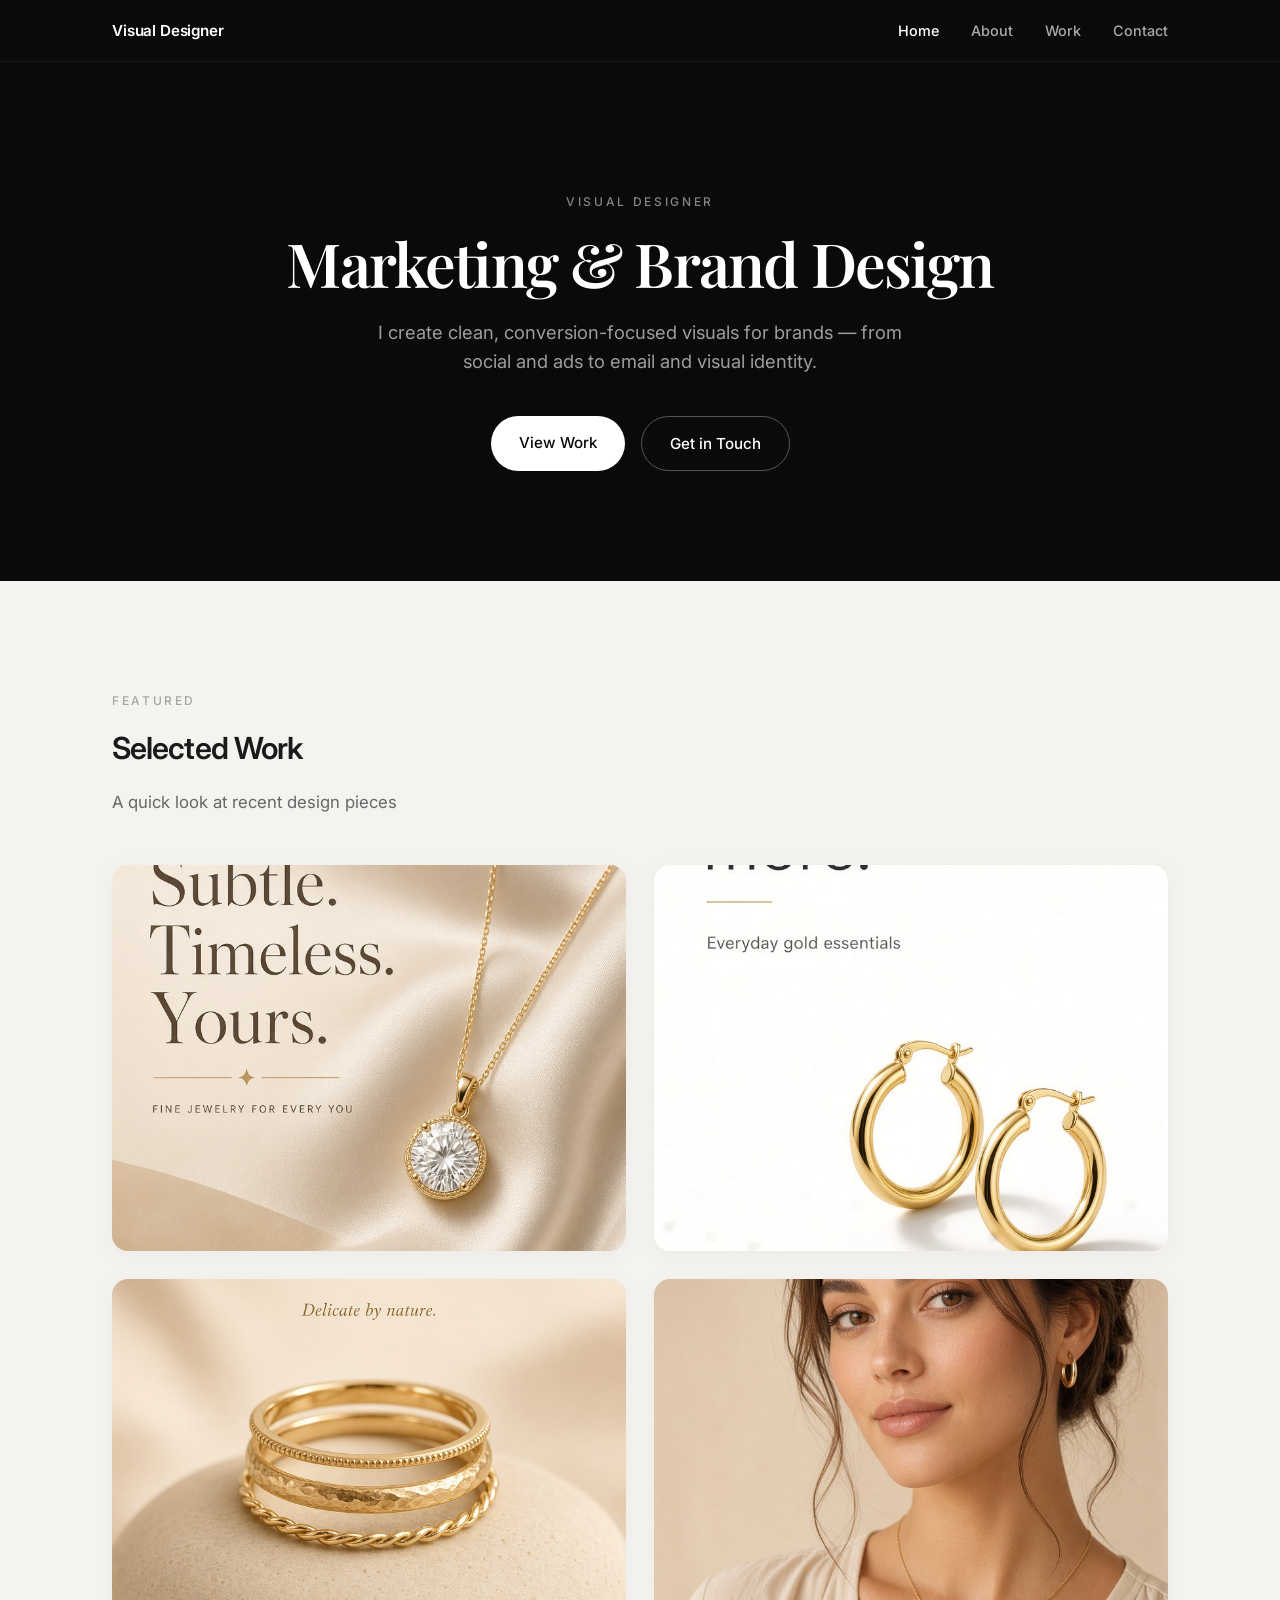
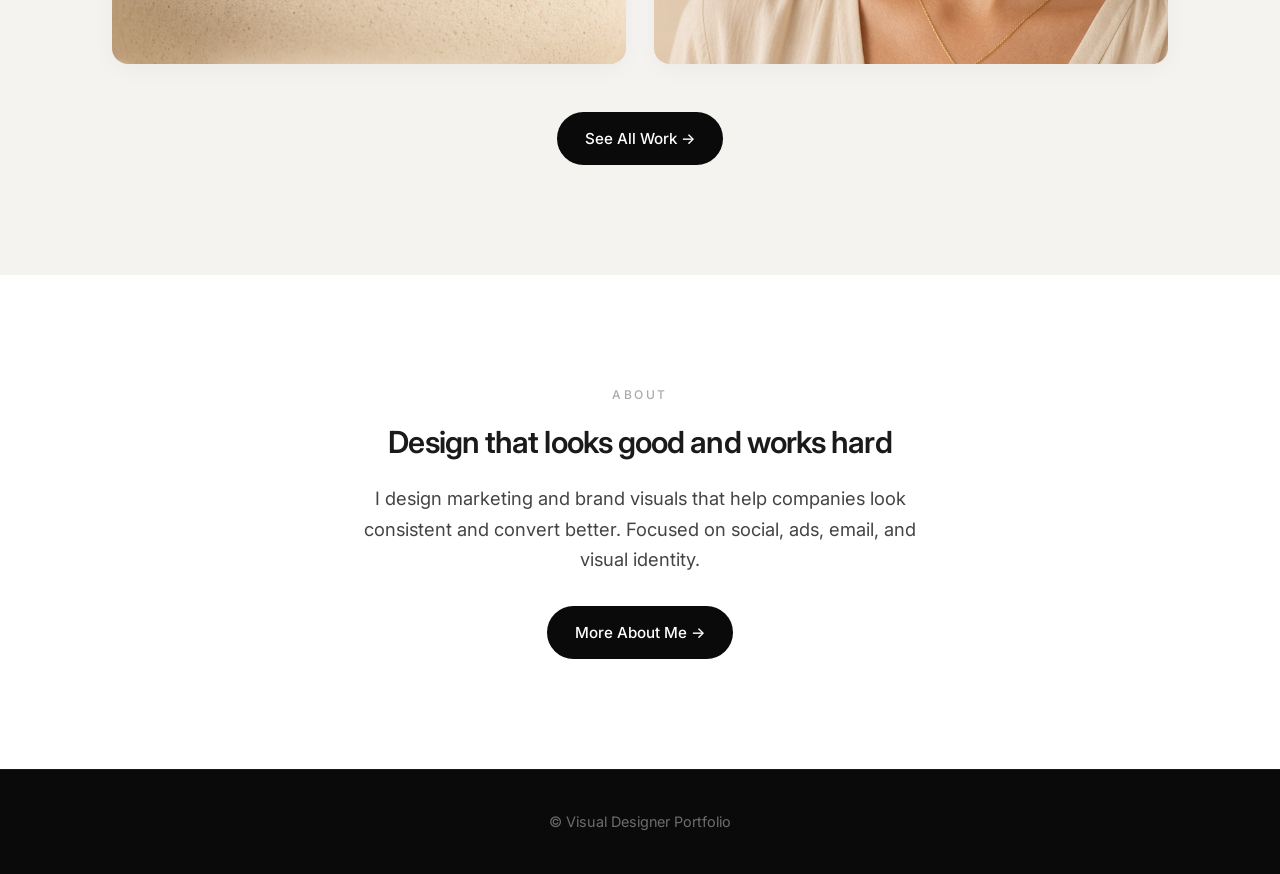
<file: index.html>
<!DOCTYPE html>
<html lang="en">
<head>
  <meta charset="UTF-8" />
  <meta name="viewport" content="width=device-width, initial-scale=1.0" />
  <title>Home | Visual Designer Portfolio</title>
  <meta name="description" content="Visual designer specializing in marketing & brand design, social, ads, email and visual identity.">
  <link rel="stylesheet" href="styles.css" />
  <link href="https://fonts.googleapis.com/css2?family=Inter:wght@400;500;600;700&family=Playfair+Display:wght@500;600;700&display=swap" rel="stylesheet">
</head>
<body>

  <!-- Navigation -->
  <nav class="top-nav">
    <div class="container nav-flex">
      <a href="index.html" class="nav-brand">Visual Designer</a>
      <div class="nav-links">
        <a href="index.html" class="active">Home</a>
        <a href="about.html">About</a>
        <a href="work.html">Work</a>
        <a href="contact.html">Contact</a>
      </div>
    </div>
  </nav>

  <!-- Home Hero -->
  <header class="hero">
    <div class="container">
      <p class="label">Visual Designer</p>
      <h1>Marketing & Brand Design</h1>
      <p class="tagline">I create clean, conversion-focused visuals for brands — from social and ads to email and visual identity.</p>
      <div class="hero-buttons">
        <a href="work.html" class="btn btn-primary">View Work</a>
        <a href="contact.html" class="btn btn-secondary">Get in Touch</a>
      </div>
    </div>
  </header>

  <!-- Featured Work Preview -->
  <section class="gallery">
    <div class="container">
      <p class="section-label">Featured</p>
      <h2>Selected Work</h2>
      <p class="section-desc">A quick look at recent design pieces</p>
      <div class="gallery-grid">
        <div class="gallery-item">
          <img src="images/IMG_1907.jpeg" alt="Design work" loading="lazy">
        </div>
        <div class="gallery-item">
          <img src="images/IMG_1909.jpeg" alt="Design work" loading="lazy">
        </div>
        <div class="gallery-item">
          <img src="images/IMG_1910.jpeg" alt="Design work" loading="lazy">
        </div>
        <div class="gallery-item">
          <img src="images/IMG_1911.jpeg" alt="Design work" loading="lazy">
        </div>
      </div>
      <div style="text-align:center; margin-top: 48px;">
        <a href="work.html" class="btn btn-primary" style="background:#0a0a0a; color:white;">See All Work →</a>
      </div>
    </div>
  </section>

  <!-- Quick About -->
  <section class="about">
    <div class="container narrow" style="text-align:center;">
      <p class="section-label">About</p>
      <h2>Design that looks good and works hard</h2>
      <p style="font-size:1.15rem; color:#444; margin-bottom:32px;">
        I design marketing and brand visuals that help companies look consistent and convert better. 
        Focused on social, ads, email, and visual identity.
      </p>
      <a href="about.html" class="btn btn-primary" style="background:#0a0a0a; color:white;">More About Me →</a>
    </div>
  </section>

  <!-- Footer -->
  <footer>
    <div class="container">
      <p class="footer-sub">© Visual Designer Portfolio</p>
    </div>
  </footer>

</body>
</html>
</file>
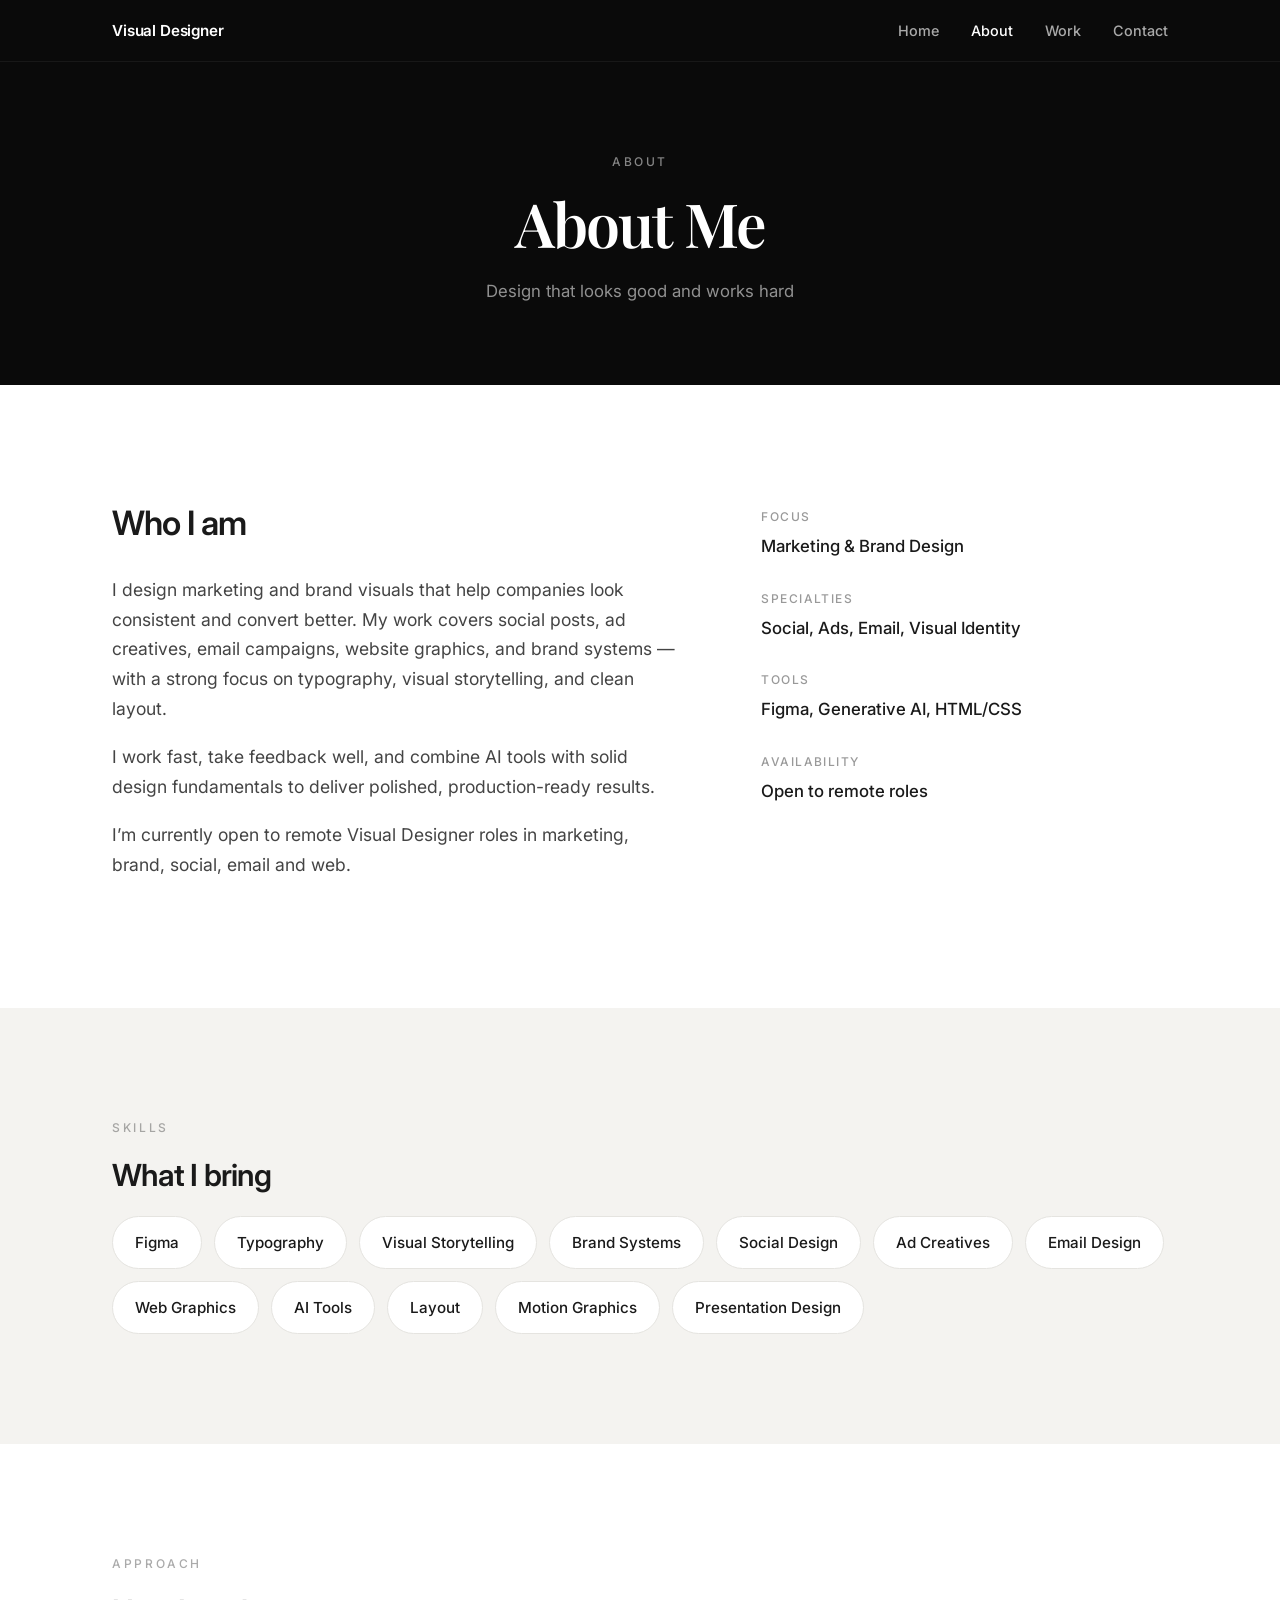
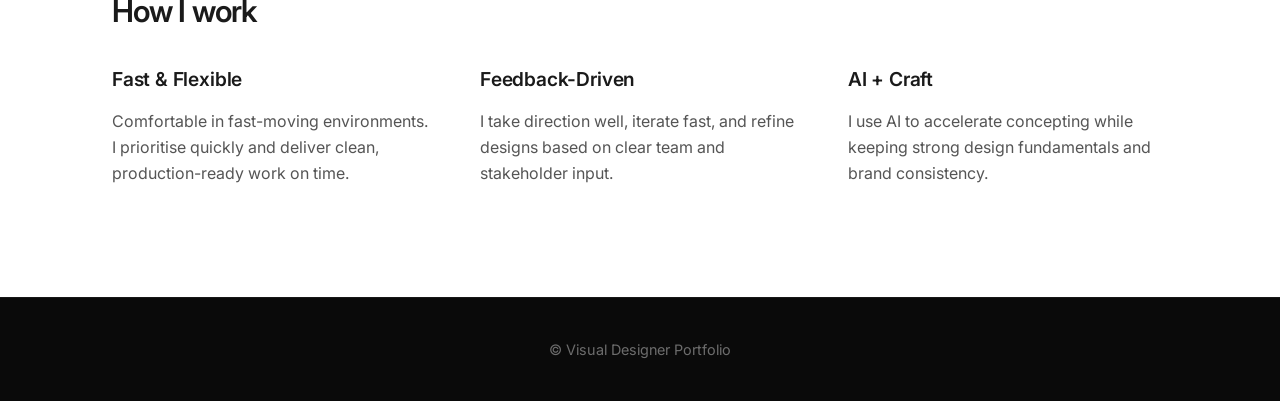
<file: about.html>
<!DOCTYPE html>
<html lang="en">
<head>
  <meta charset="UTF-8" />
  <meta name="viewport" content="width=device-width, initial-scale=1.0" />
  <title>About | Visual Designer Portfolio</title>
  <meta name="description" content="About the visual designer – marketing & brand design specialist.">
  <link rel="stylesheet" href="styles.css" />
  <link href="https://fonts.googleapis.com/css2?family=Inter:wght@400;500;600;700&family=Playfair+Display:wght@500;600;700&display=swap" rel="stylesheet">
</head>
<body>

  <!-- Navigation -->
  <nav class="top-nav">
    <div class="container nav-flex">
      <a href="index.html" class="nav-brand">Visual Designer</a>
      <div class="nav-links">
        <a href="index.html">Home</a>
        <a href="about.html" class="active">About</a>
        <a href="work.html">Work</a>
        <a href="contact.html">Contact</a>
      </div>
    </div>
  </nav>

  <!-- Page Header -->
  <header class="page-header">
    <div class="container">
      <p class="label">About</p>
      <h1>About Me</h1>
      <p class="tagline">Design that looks good and works hard</p>
    </div>
  </header>

  <!-- About Content -->
  <section class="about">
    <div class="container about-grid">
      <div class="about-content">
        <h2>Who I am</h2>
        <p>
          I design marketing and brand visuals that help companies look consistent and convert better. 
          My work covers social posts, ad creatives, email campaigns, website graphics, and brand systems — 
          with a strong focus on typography, visual storytelling, and clean layout.
        </p>
        <p>
          I work fast, take feedback well, and combine AI tools with solid design fundamentals to deliver polished, production-ready results.
        </p>
        <p>
          I’m currently open to remote Visual Designer roles in marketing, brand, social, email and web.
        </p>
      </div>
      <div class="about-details">
        <div class="detail-item">
          <span class="detail-label">Focus</span>
          <span class="detail-value">Marketing & Brand Design</span>
        </div>
        <div class="detail-item">
          <span class="detail-label">Specialties</span>
          <span class="detail-value">Social, Ads, Email, Visual Identity</span>
        </div>
        <div class="detail-item">
          <span class="detail-label">Tools</span>
          <span class="detail-value">Figma, Generative AI, HTML/CSS</span>
        </div>
        <div class="detail-item">
          <span class="detail-label">Availability</span>
          <span class="detail-value">Open to remote roles</span>
        </div>
      </div>
    </div>
  </section>

  <!-- Skills -->
  <section class="skills">
    <div class="container">
      <p class="section-label">Skills</p>
      <h2>What I bring</h2>
      <div class="skills-grid">
        <div class="skill">Figma</div>
        <div class="skill">Typography</div>
        <div class="skill">Visual Storytelling</div>
        <div class="skill">Brand Systems</div>
        <div class="skill">Social Design</div>
        <div class="skill">Ad Creatives</div>
        <div class="skill">Email Design</div>
        <div class="skill">Web Graphics</div>
        <div class="skill">AI Tools</div>
        <div class="skill">Layout</div>
        <div class="skill">Motion Graphics</div>
        <div class="skill">Presentation Design</div>
      </div>
    </div>
  </section>

  <!-- How I Work -->
  <section class="approach">
    <div class="container">
      <p class="section-label">Approach</p>
      <h2>How I work</h2>
      <div class="approach-grid">
        <div class="approach-item">
          <h3>Fast & Flexible</h3>
          <p>Comfortable in fast-moving environments. I prioritise quickly and deliver clean, production-ready work on time.</p>
        </div>
        <div class="approach-item">
          <h3>Feedback-Driven</h3>
          <p>I take direction well, iterate fast, and refine designs based on clear team and stakeholder input.</p>
        </div>
        <div class="approach-item">
          <h3>AI + Craft</h3>
          <p>I use AI to accelerate concepting while keeping strong design fundamentals and brand consistency.</p>
        </div>
      </div>
    </div>
  </section>

  <!-- Footer -->
  <footer>
    <div class="container">
      <p class="footer-sub">© Visual Designer Portfolio</p>
    </div>
  </footer>

</body>
</html>
</file>
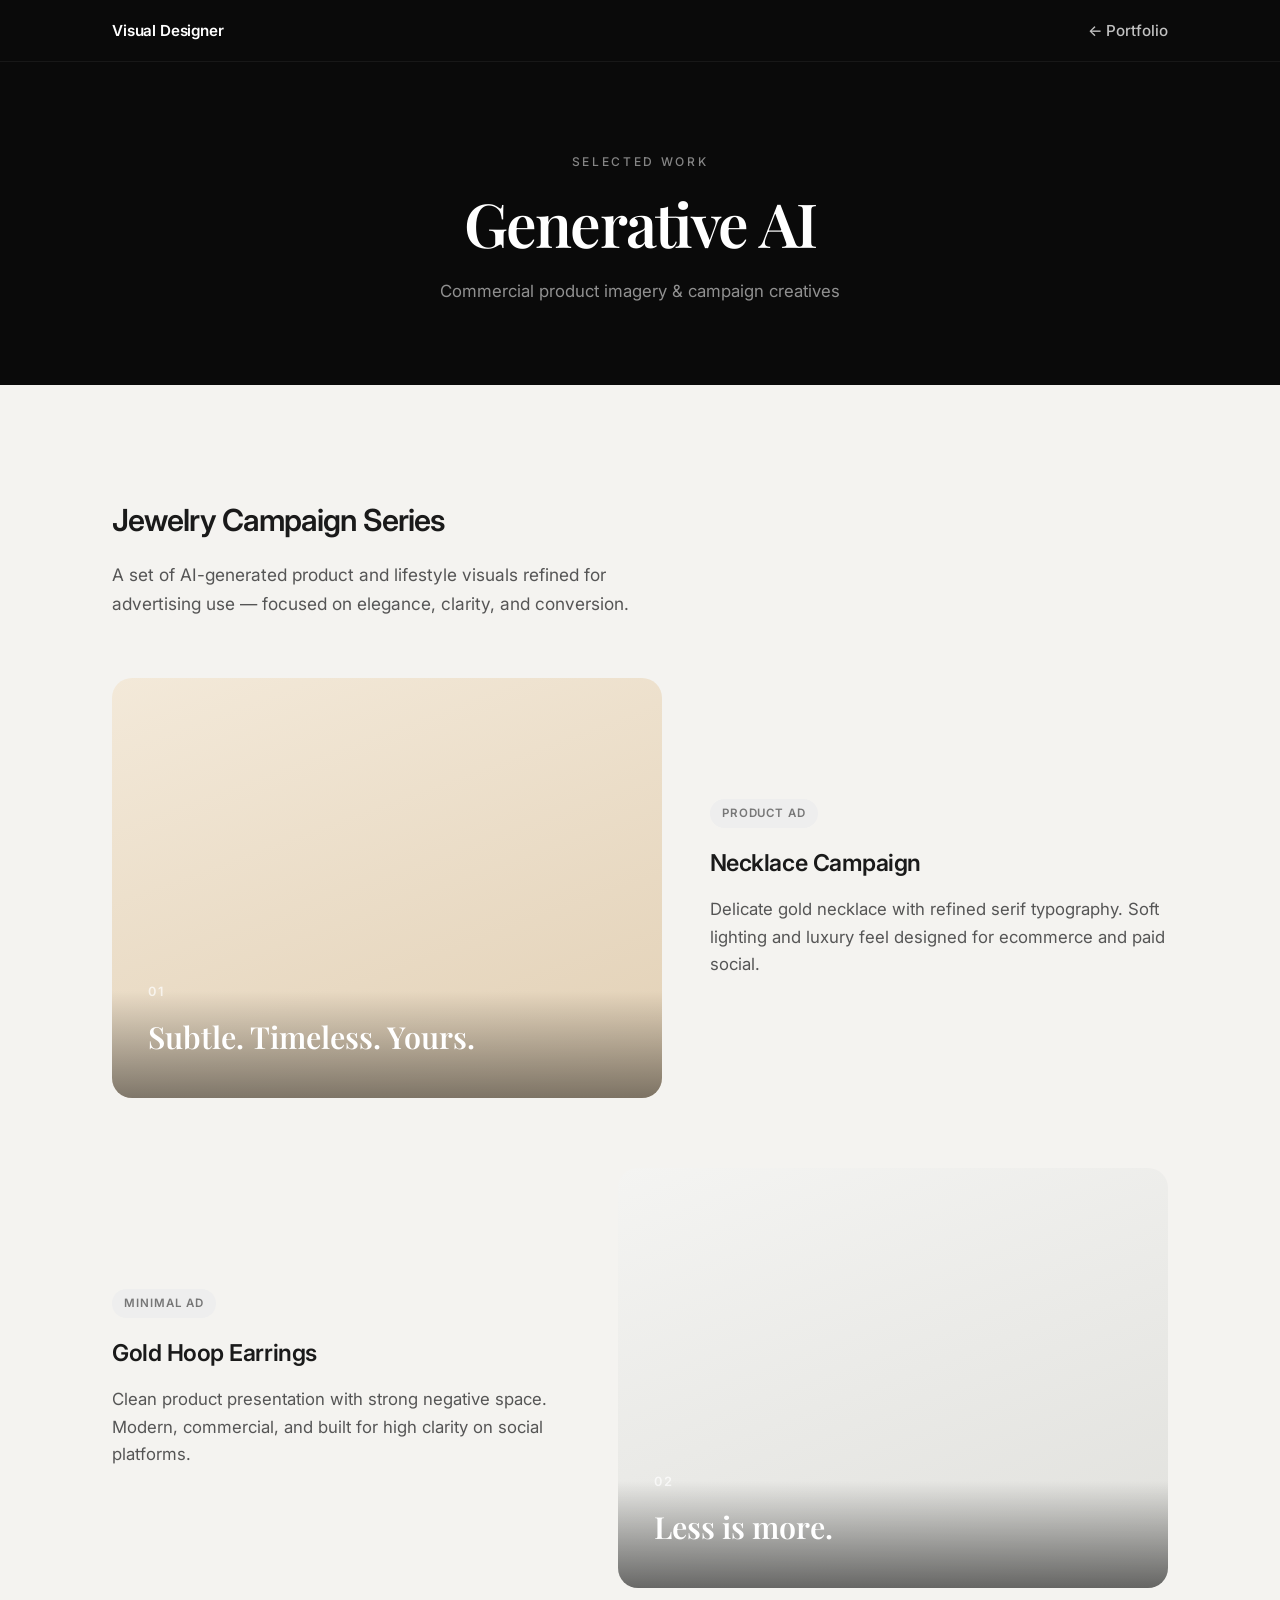
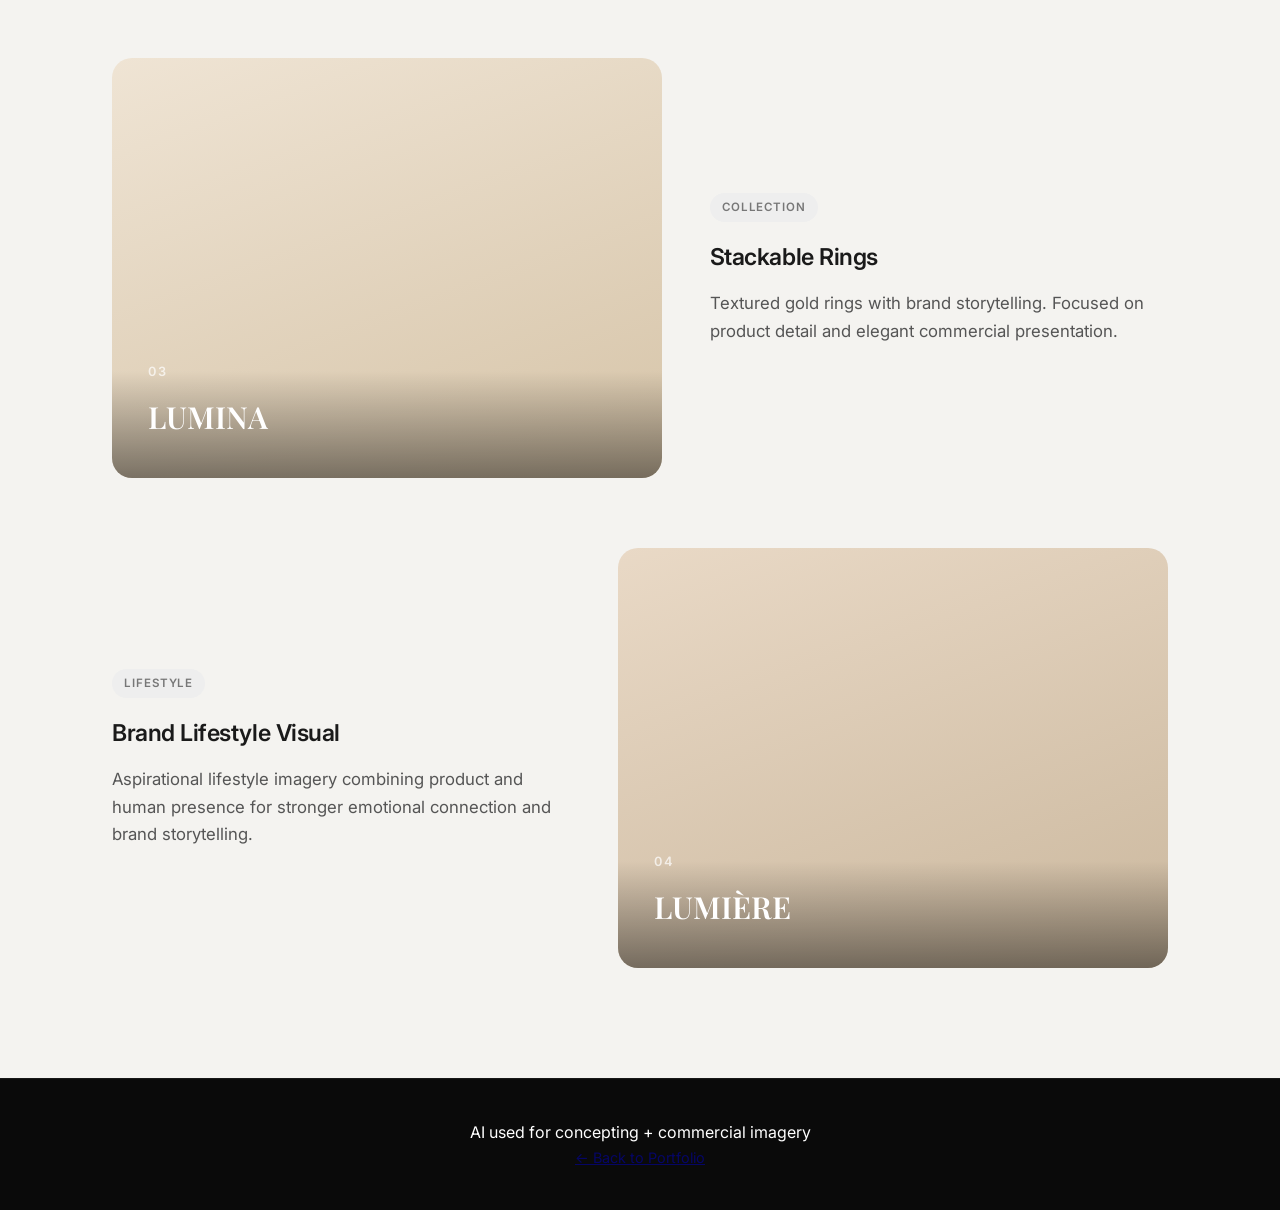
<file: ai.html>
<!DOCTYPE html>
<html lang="en">
<head>
  <meta charset="UTF-8" />
  <meta name="viewport" content="width=device-width, initial-scale=1.0" />
  <title>Generative AI Work | Visual Designer Portfolio</title>
  <meta name="description" content="AI-generated commercial product imagery and campaign creatives.">
  <link rel="stylesheet" href="styles.css" />
  <link href="https://fonts.googleapis.com/css2?family=Inter:wght@400;500;600;700&family=Playfair+Display:wght@500;600;700&display=swap" rel="stylesheet">
</head>
<body>

  <nav class="top-nav">
    <div class="container nav-flex">
      <a href="index.html" class="nav-brand">Visual Designer</a>
      <a href="index.html" class="back">← Portfolio</a>
    </div>
  </nav>

  <header class="page-header">
    <div class="container">
      <p class="label">Selected Work</p>
      <h1>Generative AI</h1>
      <p class="tagline">Commercial product imagery & campaign creatives</p>
    </div>
  </header>

  <section class="work">
    <div class="container">
      <div class="work-intro">
        <h2>Jewelry Campaign Series</h2>
        <p>A set of AI-generated product and lifestyle visuals refined for advertising use — focused on elegance, clarity, and conversion.</p>
      </div>

      <div class="project-list">
        <article class="project">
          <div class="project-visual soft">
            <div class="project-overlay">
              <span>01</span>
              <h3>Subtle. Timeless. Yours.</h3>
            </div>
          </div>
          <div class="project-meta">
            <span class="project-tag">Product Ad</span>
            <h3>Necklace Campaign</h3>
            <p>Delicate gold necklace with refined serif typography. Soft lighting and luxury feel designed for ecommerce and paid social.</p>
          </div>
        </article>

        <article class="project">
          <div class="project-visual clean">
            <div class="project-overlay dark">
              <span>02</span>
              <h3>Less is more.</h3>
            </div>
          </div>
          <div class="project-meta">
            <span class="project-tag">Minimal Ad</span>
            <h3>Gold Hoop Earrings</h3>
            <p>Clean product presentation with strong negative space. Modern, commercial, and built for high clarity on social platforms.</p>
          </div>
        </article>

        <article class="project">
          <div class="project-visual warm">
            <div class="project-overlay">
              <span>03</span>
              <h3>LUMINA</h3>
            </div>
          </div>
          <div class="project-meta">
            <span class="project-tag">Collection</span>
            <h3>Stackable Rings</h3>
            <p>Textured gold rings with brand storytelling. Focused on product detail and elegant commercial presentation.</p>
          </div>
        </article>

        <article class="project">
          <div class="project-visual lifestyle">
            <div class="project-overlay">
              <span>04</span>
              <h3>LUMIÈRE</h3>
            </div>
          </div>
          <div class="project-meta">
            <span class="project-tag">Lifestyle</span>
            <h3>Brand Lifestyle Visual</h3>
            <p>Aspirational lifestyle imagery combining product and human presence for stronger emotional connection and brand storytelling.</p>
          </div>
        </article>
      </div>
    </div>
  </section>

  <footer>
    <div class="container">
      <p class="footer-title">AI used for concepting + commercial imagery</p>
      <p class="footer-sub"><a href="index.html">← Back to Portfolio</a></p>
    </div>
  </footer>

</body>
</html>
</file>
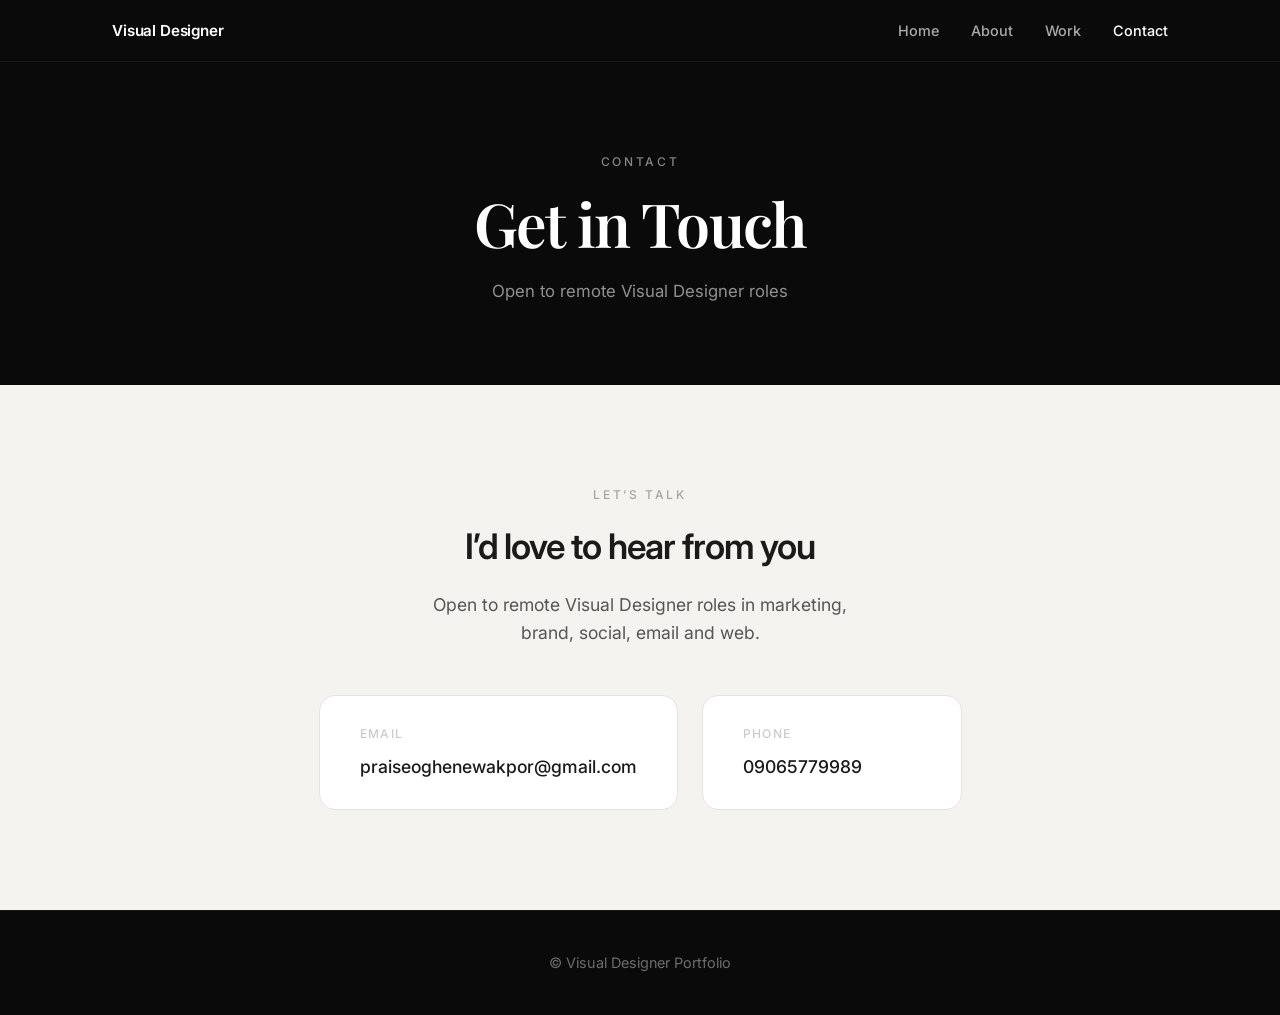
<file: contact.html>
<!DOCTYPE html>
<html lang="en">
<head>
  <meta charset="UTF-8" />
  <meta name="viewport" content="width=device-width, initial-scale=1.0" />
  <title>Contact | Visual Designer Portfolio</title>
  <meta name="description" content="Get in touch for visual design and marketing design opportunities.">
  <link rel="stylesheet" href="styles.css" />
  <link href="https://fonts.googleapis.com/css2?family=Inter:wght@400;500;600;700&family=Playfair+Display:wght@500;600;700&display=swap" rel="stylesheet">
</head>
<body>

  <!-- Navigation -->
  <nav class="top-nav">
    <div class="container nav-flex">
      <a href="index.html" class="nav-brand">Visual Designer</a>
      <div class="nav-links">
        <a href="index.html">Home</a>
        <a href="about.html">About</a>
        <a href="work.html">Work</a>
        <a href="contact.html" class="active">Contact</a>
      </div>
    </div>
  </nav>

  <!-- Page Header -->
  <header class="page-header">
    <div class="container">
      <p class="label">Contact</p>
      <h1>Get in Touch</h1>
      <p class="tagline">Open to remote Visual Designer roles</p>
    </div>
  </header>

  <!-- Contact Section -->
  <section class="contact" style="background:#f4f3f0; color:#1a1a1a; padding: 100px 0;">
    <div class="container contact-inner">
      <p class="section-label" style="color:#666;">Let’s talk</p>
      <h2 style="color:#1a1a1a;">I’d love to hear from you</h2>
      <p class="contact-text" style="color:#555; opacity:1;">
        Open to remote Visual Designer roles in marketing, brand, social, email and web.
      </p>
      
      <div class="contact-cards">
        <a href="mailto:praiseoghenewakpor@gmail.com" class="contact-card" style="background:white; border:1px solid #e5e4e0; color:#1a1a1a;">
          <span class="contact-label" style="color:#999;">Email</span>
          <span class="contact-value">praiseoghenewakpor@gmail.com</span>
        </a>
        <a href="tel:+2349065779989" class="contact-card" style="background:white; border:1px solid #e5e4e0; color:#1a1a1a;">
          <span class="contact-label" style="color:#999;">Phone</span>
          <span class="contact-value">09065779989</span>
        </a>
      </div>
    </div>
  </section>

  <!-- Footer -->
  <footer>
    <div class="container">
      <p class="footer-sub">© Visual Designer Portfolio</p>
    </div>
  </footer>

</body>
</html>
</file>
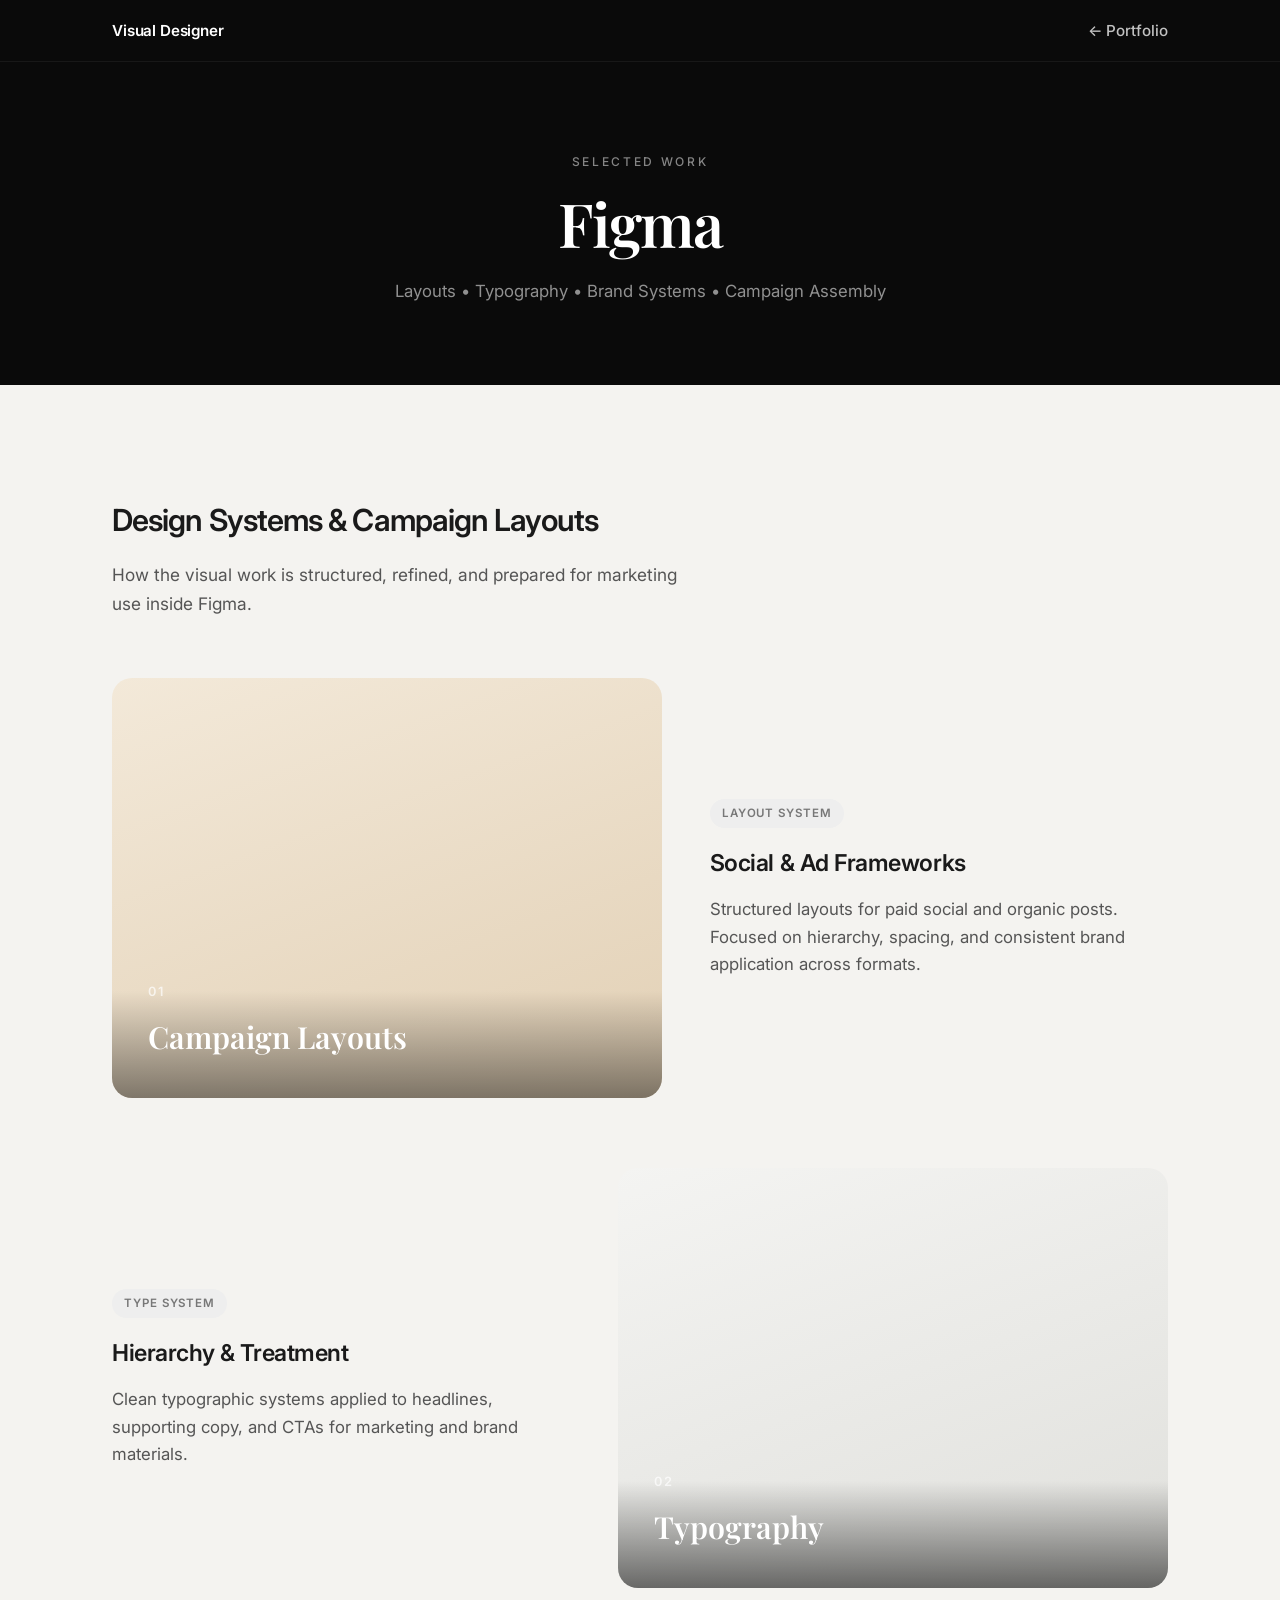
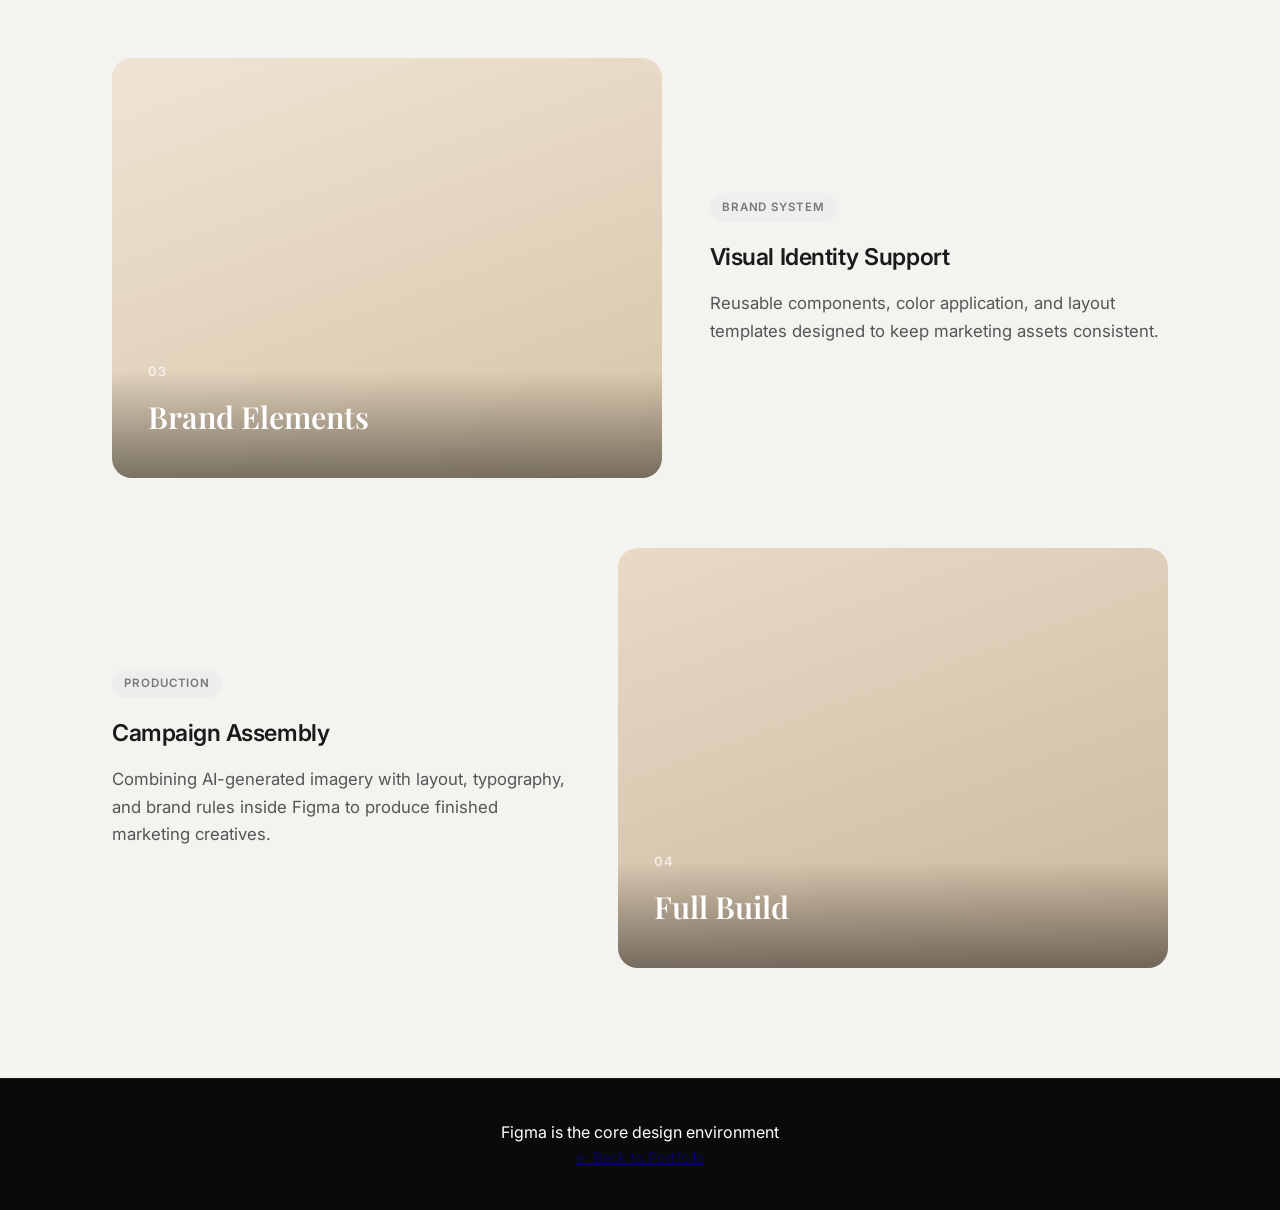
<file: figma.html>
<!DOCTYPE html>
<html lang="en">
<head>
  <meta charset="UTF-8" />
  <meta name="viewport" content="width=device-width, initial-scale=1.0" />
  <title>Figma Work | Visual Designer Portfolio</title>
  <meta name="description" content="Figma design systems, campaign layouts, typography and brand work.">
  <link rel="stylesheet" href="styles.css" />
  <link href="https://fonts.googleapis.com/css2?family=Inter:wght@400;500;600;700&family=Playfair+Display:wght@500;600;700&display=swap" rel="stylesheet">
</head>
<body>

  <nav class="top-nav">
    <div class="container nav-flex">
      <a href="index.html" class="nav-brand">Visual Designer</a>
      <a href="index.html" class="back">← Portfolio</a>
    </div>
  </nav>

  <header class="page-header">
    <div class="container">
      <p class="label">Selected Work</p>
      <h1>Figma</h1>
      <p class="tagline">Layouts • Typography • Brand Systems • Campaign Assembly</p>
    </div>
  </header>

  <section class="work">
    <div class="container">
      <div class="work-intro">
        <h2>Design Systems & Campaign Layouts</h2>
        <p>How the visual work is structured, refined, and prepared for marketing use inside Figma.</p>
      </div>

      <div class="project-list">
        <article class="project">
          <div class="project-visual soft">
            <div class="project-overlay">
              <span>01</span>
              <h3>Campaign Layouts</h3>
            </div>
          </div>
          <div class="project-meta">
            <span class="project-tag">Layout System</span>
            <h3>Social & Ad Frameworks</h3>
            <p>Structured layouts for paid social and organic posts. Focused on hierarchy, spacing, and consistent brand application across formats.</p>
          </div>
        </article>

        <article class="project">
          <div class="project-visual clean">
            <div class="project-overlay dark">
              <span>02</span>
              <h3>Typography</h3>
            </div>
          </div>
          <div class="project-meta">
            <span class="project-tag">Type System</span>
            <h3>Hierarchy & Treatment</h3>
            <p>Clean typographic systems applied to headlines, supporting copy, and CTAs for marketing and brand materials.</p>
          </div>
        </article>

        <article class="project">
          <div class="project-visual warm">
            <div class="project-overlay">
              <span>03</span>
              <h3>Brand Elements</h3>
            </div>
          </div>
          <div class="project-meta">
            <span class="project-tag">Brand System</span>
            <h3>Visual Identity Support</h3>
            <p>Reusable components, color application, and layout templates designed to keep marketing assets consistent.</p>
          </div>
        </article>

        <article class="project">
          <div class="project-visual lifestyle">
            <div class="project-overlay">
              <span>04</span>
              <h3>Full Build</h3>
            </div>
          </div>
          <div class="project-meta">
            <span class="project-tag">Production</span>
            <h3>Campaign Assembly</h3>
            <p>Combining AI-generated imagery with layout, typography, and brand rules inside Figma to produce finished marketing creatives.</p>
          </div>
        </article>
      </div>
    </div>
  </section>

  <footer>
    <div class="container">
      <p class="footer-title">Figma is the core design environment</p>
      <p class="footer-sub"><a href="index.html">← Back to Portfolio</a></p>
    </div>
  </footer>

</body>
</html>
</file>
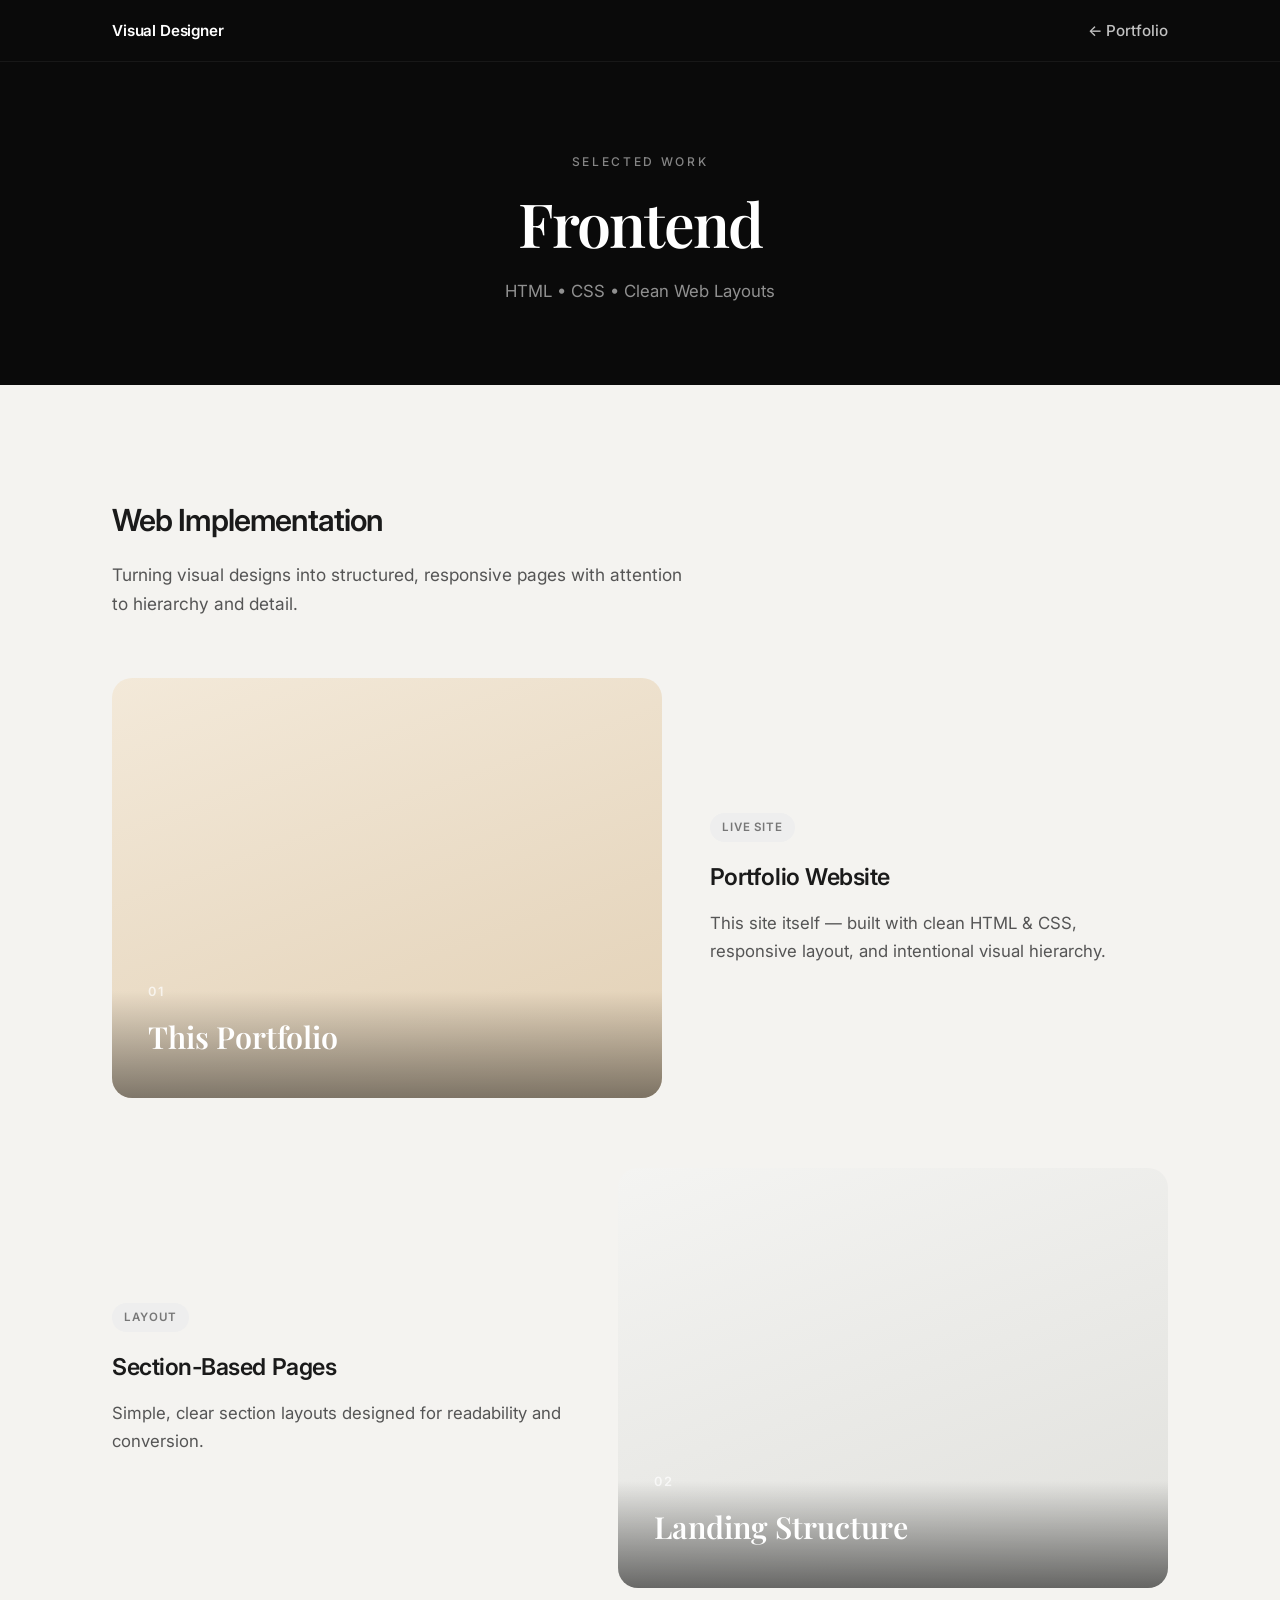
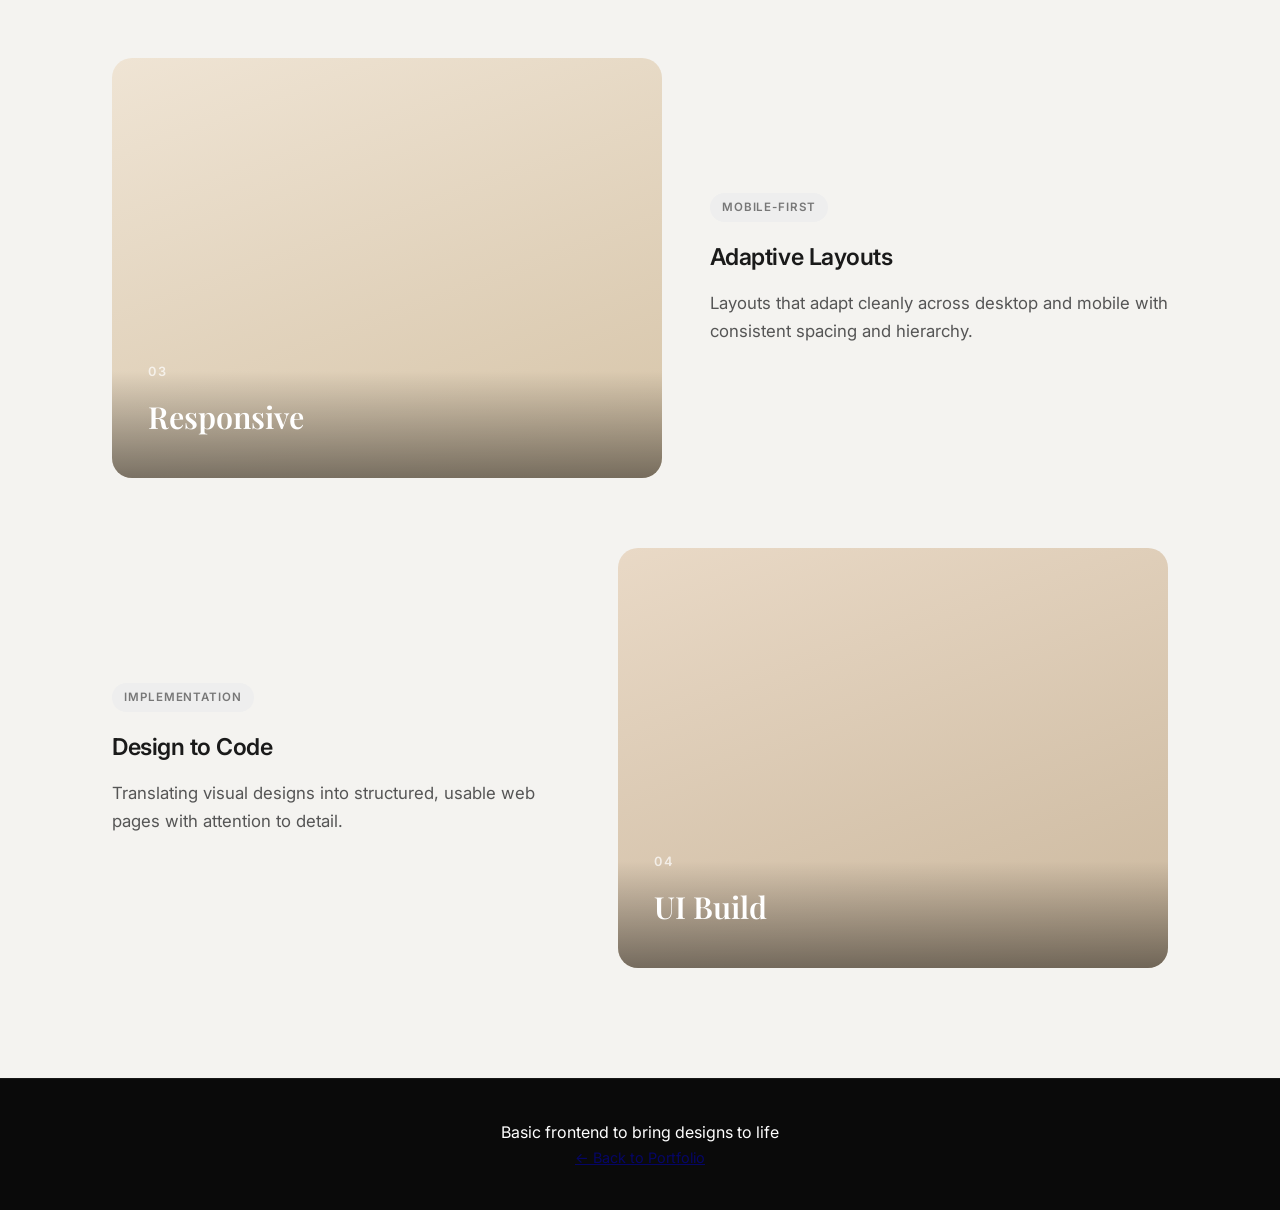
<file: frontend.html>
<!DOCTYPE html>
<html lang="en">
<head>
  <meta charset="UTF-8" />
  <meta name="viewport" content="width=device-width, initial-scale=1.0" />
  <title>Frontend Work | Visual Designer Portfolio</title>
  <meta name="description" content="Clean HTML & CSS implementation and responsive web layouts.">
  <link rel="stylesheet" href="styles.css" />
  <link href="https://fonts.googleapis.com/css2?family=Inter:wght@400;500;600;700&family=Playfair+Display:wght@500;600;700&display=swap" rel="stylesheet">
</head>
<body>

  <nav class="top-nav">
    <div class="container nav-flex">
      <a href="index.html" class="nav-brand">Visual Designer</a>
      <a href="index.html" class="back">← Portfolio</a>
    </div>
  </nav>

  <header class="page-header">
    <div class="container">
      <p class="label">Selected Work</p>
      <h1>Frontend</h1>
      <p class="tagline">HTML • CSS • Clean Web Layouts</p>
    </div>
  </header>

  <section class="work">
    <div class="container">
      <div class="work-intro">
        <h2>Web Implementation</h2>
        <p>Turning visual designs into structured, responsive pages with attention to hierarchy and detail.</p>
      </div>

      <div class="project-list">
        <article class="project">
          <div class="project-visual soft">
            <div class="project-overlay">
              <span>01</span>
              <h3>This Portfolio</h3>
            </div>
          </div>
          <div class="project-meta">
            <span class="project-tag">Live Site</span>
            <h3>Portfolio Website</h3>
            <p>This site itself — built with clean HTML & CSS, responsive layout, and intentional visual hierarchy.</p>
          </div>
        </article>

        <article class="project">
          <div class="project-visual clean">
            <div class="project-overlay dark">
              <span>02</span>
              <h3>Landing Structure</h3>
            </div>
          </div>
          <div class="project-meta">
            <span class="project-tag">Layout</span>
            <h3>Section-Based Pages</h3>
            <p>Simple, clear section layouts designed for readability and conversion.</p>
          </div>
        </article>

        <article class="project">
          <div class="project-visual warm">
            <div class="project-overlay">
              <span>03</span>
              <h3>Responsive</h3>
            </div>
          </div>
          <div class="project-meta">
            <span class="project-tag">Mobile-First</span>
            <h3>Adaptive Layouts</h3>
            <p>Layouts that adapt cleanly across desktop and mobile with consistent spacing and hierarchy.</p>
          </div>
        </article>

        <article class="project">
          <div class="project-visual lifestyle">
            <div class="project-overlay">
              <span>04</span>
              <h3>UI Build</h3>
            </div>
          </div>
          <div class="project-meta">
            <span class="project-tag">Implementation</span>
            <h3>Design to Code</h3>
            <p>Translating visual designs into structured, usable web pages with attention to detail.</p>
          </div>
        </article>
      </div>
    </div>
  </section>

  <footer>
    <div class="container">
      <p class="footer-title">Basic frontend to bring designs to life</p>
      <p class="footer-sub"><a href="index.html">← Back to Portfolio</a></p>
    </div>
  </footer>

</body>
</html>
</file>
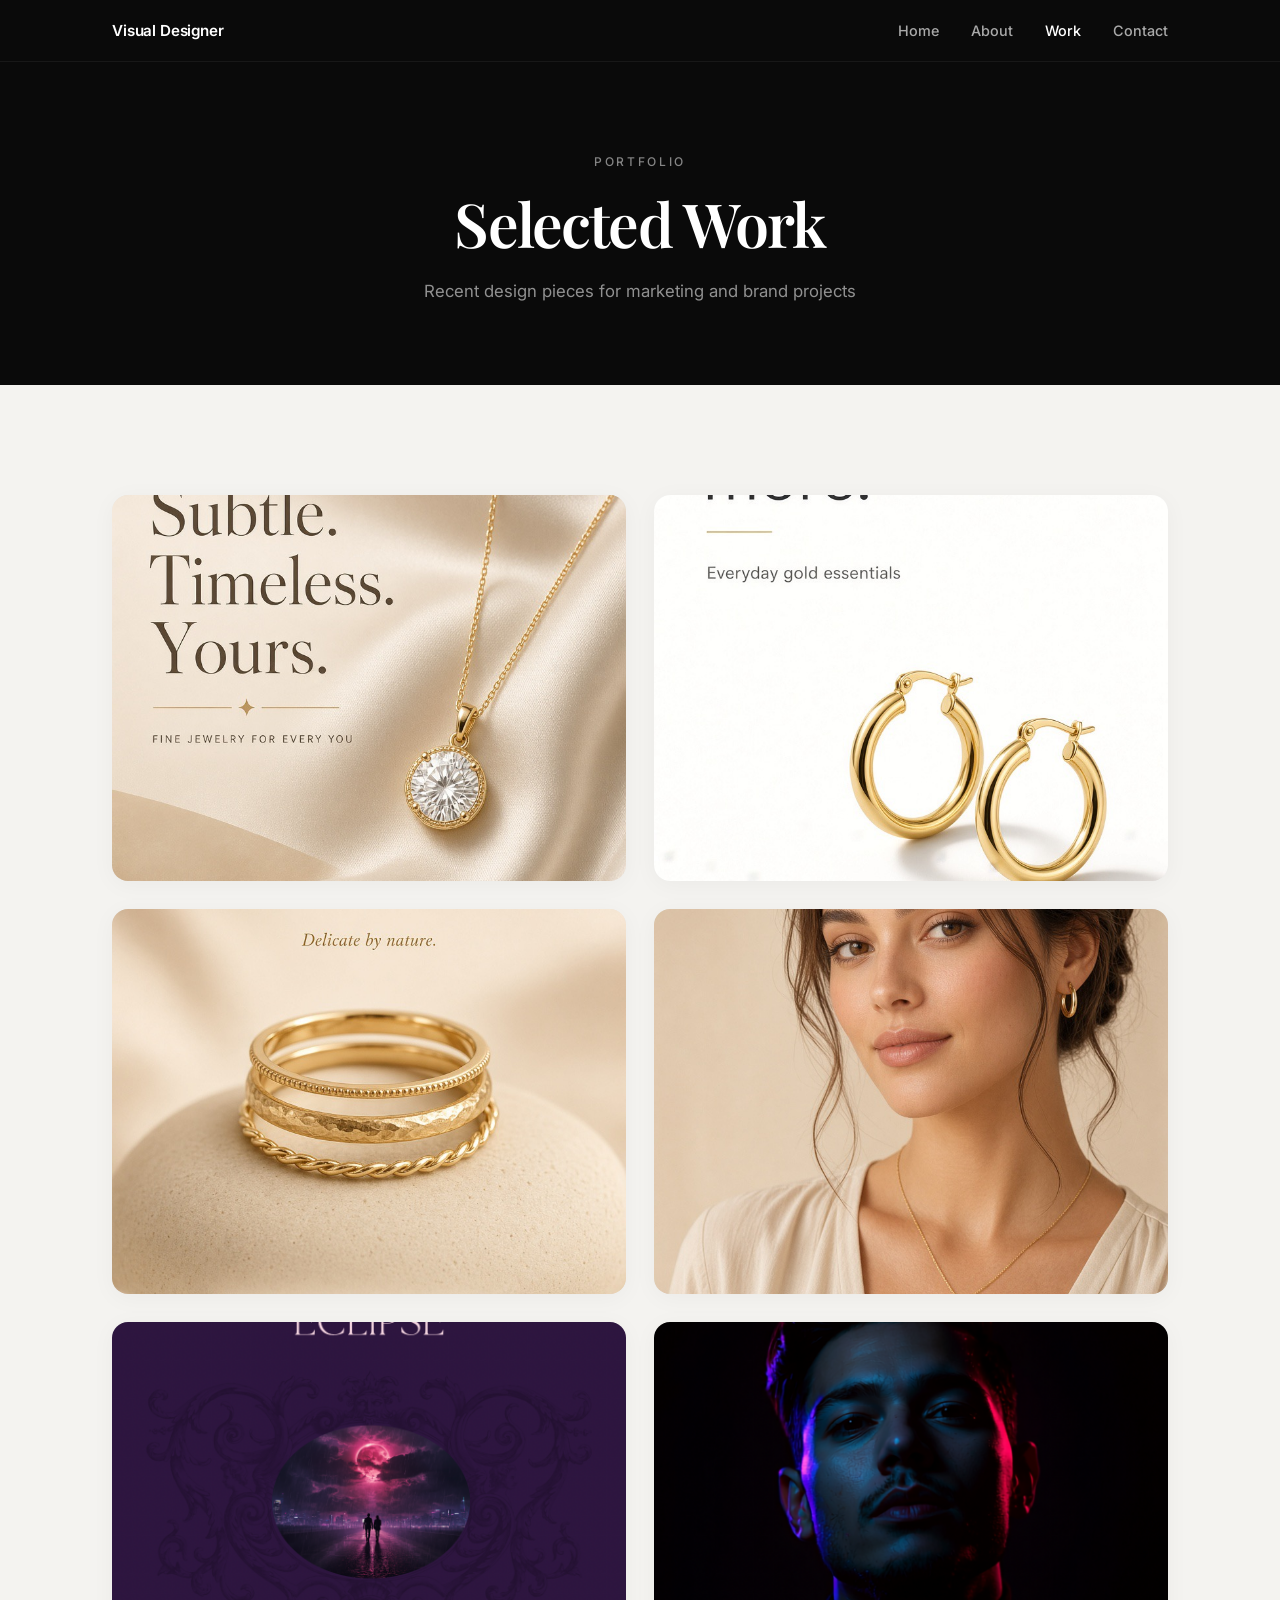
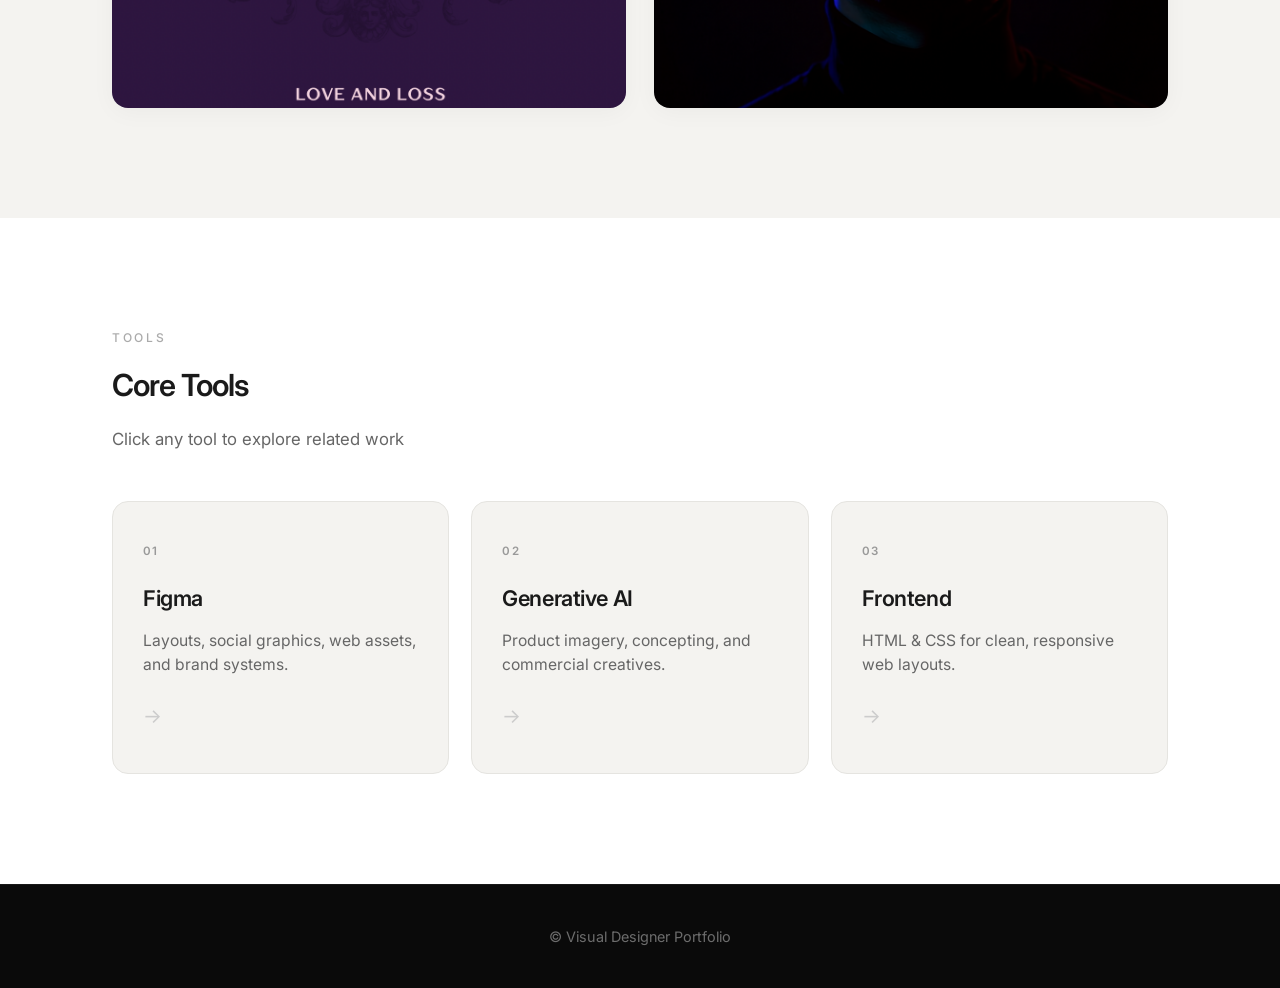
<file: work.html>
<!DOCTYPE html>
<html lang="en">
<head>
  <meta charset="UTF-8" />
  <meta name="viewport" content="width=device-width, initial-scale=1.0" />
  <title>Work | Visual Designer Portfolio</title>
  <meta name="description" content="Selected design work – marketing, brand, social and visual identity projects.">
  <link rel="stylesheet" href="styles.css" />
  <link href="https://fonts.googleapis.com/css2?family=Inter:wght@400;500;600;700&family=Playfair+Display:wght@500;600;700&display=swap" rel="stylesheet">
</head>
<body>

  <!-- Navigation -->
  <nav class="top-nav">
    <div class="container nav-flex">
      <a href="index.html" class="nav-brand">Visual Designer</a>
      <div class="nav-links">
        <a href="index.html">Home</a>
        <a href="about.html">About</a>
        <a href="work.html" class="active">Work</a>
        <a href="contact.html">Contact</a>
      </div>
    </div>
  </nav>

  <!-- Page Header -->
  <header class="page-header">
    <div class="container">
      <p class="label">Portfolio</p>
      <h1>Selected Work</h1>
      <p class="tagline">Recent design pieces for marketing and brand projects</p>
    </div>
  </header>

  <!-- Full Gallery -->
  <section class="gallery">
    <div class="container">
      <div class="gallery-grid">
        <div class="gallery-item">
          <img src="images/IMG_1907.jpeg" alt="Design work" loading="lazy">
        </div>
        <div class="gallery-item">
          <img src="images/IMG_1909.jpeg" alt="Design work" loading="lazy">
        </div>
        <div class="gallery-item">
          <img src="images/IMG_1910.jpeg" alt="Design work" loading="lazy">
        </div>
        <div class="gallery-item">
          <img src="images/IMG_1911.jpeg" alt="Design work" loading="lazy">
        </div>
        <div class="gallery-item">
          <img src="images/Instagram%20Post%20-%20Midnight.png" alt="Instagram Post - Midnight" loading="lazy">
        </div>
        <div class="gallery-item">
          <img src="images/Professional%20Male%20Songwriter%20Portrait.png" alt="Professional Male Songwriter Portrait" loading="lazy">
        </div>
      </div>
    </div>
  </section>

  <!-- Tools -->
  <section class="tools">
    <div class="container">
      <p class="section-label">Tools</p>
      <h2>Core Tools</h2>
      <p class="section-desc">Click any tool to explore related work</p>
      <div class="tools-grid three">
        <a href="figma.html" class="tool-card">
          <span class="tool-number">01</span>
          <h3>Figma</h3>
          <p>Layouts, social graphics, web assets, and brand systems.</p>
          <span class="arrow">→</span>
        </a>
        <a href="ai.html" class="tool-card">
          <span class="tool-number">02</span>
          <h3>Generative AI</h3>
          <p>Product imagery, concepting, and commercial creatives.</p>
          <span class="arrow">→</span>
        </a>
        <a href="frontend.html" class="tool-card">
          <span class="tool-number">03</span>
          <h3>Frontend</h3>
          <p>HTML & CSS for clean, responsive web layouts.</p>
          <span class="arrow">→</span>
        </a>
      </div>
    </div>
  </section>

  <!-- Footer -->
  <footer>
    <div class="container">
      <p class="footer-sub">© Visual Designer Portfolio</p>
    </div>
  </footer>

</body>
</html>
</file>
<file: styles.css>
* {
  margin: 0;
  padding: 0;
  box-sizing: border-box;
}

html {
  scroll-behavior: smooth;
}

body {
  font-family: 'Inter', -apple-system, BlinkMacSystemFont, sans-serif;
  line-height: 1.65;
  color: #1a1a1a;
  background: #f4f3f0;
  -webkit-font-smoothing: antialiased;
}

.container {
  max-width: 1120px;
  margin: 0 auto;
  padding: 0 32px;
}

.narrow {
  max-width: 620px;
}

/* Top Navigation */
.top-nav {
  background: #0a0a0a;
  padding: 18px 0;
  position: sticky;
  top: 0;
  z-index: 100;
  border-bottom: 1px solid rgba(255,255,255,0.06);
}

.nav-flex {
  display: flex;
  justify-content: space-between;
  align-items: center;
}

.nav-brand {
  color: white;
  font-weight: 600;
  font-size: 0.95rem;
  letter-spacing: -0.01em;
  text-decoration: none;
}

.nav-links {
  display: flex;
  gap: 32px;
}

.nav-links a {
  color: rgba(255,255,255,0.65);
  text-decoration: none;
  font-size: 0.9rem;
  font-weight: 500;
  transition: color 0.2s;
}

.nav-links a:hover,
.nav-links a.active {
  color: white;
}

.top-nav .back {
  color: rgba(255,255,255,0.75);
  text-decoration: none;
  font-size: 0.95rem;
  font-weight: 500;
  transition: color 0.2s;
}

.top-nav .back:hover {
  color: white;
}

.nav-label {
  font-size: 0.85rem;
  color: rgba(255,255,255,0.4);
  letter-spacing: 0.04em;
}

/* Hero / Home */
.hero, header, .page-header {
  background: #0a0a0a;
  color: white;
  padding: 130px 0 110px;
  text-align: center;
}

.page-header {
  padding: 90px 0 80px;
}

.label, .section-label {
  font-size: 0.75rem;
  text-transform: uppercase;
  letter-spacing: 0.22em;
  opacity: 0.5;
  margin-bottom: 18px;
  font-weight: 500;
}

.section-label {
  opacity: 0.55;
  color: #666;
  margin-bottom: 12px;
}

.hero h1, header h1, .page-header h1 {
  font-family: 'Playfair Display', serif;
  font-size: clamp(2.6rem, 6vw, 3.8rem);
  font-weight: 600;
  letter-spacing: -0.03em;
  margin-bottom: 22px;
  line-height: 1.08;
}

.hero .tagline {
  font-size: 1.15rem;
  opacity: 0.6;
  font-weight: 400;
  max-width: 540px;
  margin: 0 auto 40px;
  line-height: 1.6;
}

.tagline {
  font-size: 1.05rem;
  opacity: 0.55;
  font-weight: 400;
}

.hero-buttons {
  display: flex;
  gap: 16px;
  justify-content: center;
  flex-wrap: wrap;
}

.btn {
  display: inline-block;
  padding: 14px 28px;
  border-radius: 100px;
  font-size: 0.95rem;
  font-weight: 500;
  text-decoration: none;
  transition: all 0.25s ease;
}

.btn-primary {
  background: white;
  color: #0a0a0a;
}

.btn-primary:hover {
  background: #eaeaea;
  transform: translateY(-2px);
}

.btn-secondary {
  background: transparent;
  color: white;
  border: 1px solid rgba(255,255,255,0.3);
}

.btn-secondary:hover {
  border-color: white;
  background: rgba(255,255,255,0.08);
}

/* Sections */
section {
  padding: 110px 0;
}

h2 {
  font-size: 1.9rem;
  font-weight: 600;
  margin-bottom: 16px;
  letter-spacing: -0.03em;
}

.section-desc {
  color: #666;
  margin-bottom: 48px;
  font-size: 1.05rem;
  max-width: 480px;
}

/* About */
.about {
  background: #ffffff;
}

.about-grid {
  display: grid;
  grid-template-columns: 1.4fr 1fr;
  gap: 80px;
  align-items: start;
}

.about-content h2 {
  font-size: 2.1rem;
  margin-bottom: 24px;
  letter-spacing: -0.03em;
}

.about-content p {
  font-size: 1.1rem;
  color: #444;
  margin-bottom: 18px;
  line-height: 1.7;
}

.about-details {
  display: flex;
  flex-direction: column;
  gap: 28px;
  padding-top: 12px;
}

.detail-item {
  display: flex;
  flex-direction: column;
  gap: 6px;
}

.detail-label {
  font-size: 0.75rem;
  text-transform: uppercase;
  letter-spacing: 0.12em;
  color: #999;
  font-weight: 500;
}

.detail-value {
  font-size: 1.05rem;
  font-weight: 500;
  color: #1a1a1a;
}

/* Gallery */
.gallery {
  background: #f4f3f0;
}

.gallery-grid {
  display: grid;
  grid-template-columns: repeat(2, 1fr);
  gap: 28px;
}

.gallery-item {
  border-radius: 16px;
  overflow: hidden;
  background: #eaeaea;
  aspect-ratio: 4 / 3;
  position: relative;
  box-shadow: 0 4px 24px rgba(0,0,0,0.04);
  transition: transform 0.35s ease, box-shadow 0.35s ease;
}

.gallery-item:hover {
  transform: translateY(-6px);
  box-shadow: 0 20px 40px rgba(0,0,0,0.1);
}

.gallery-item img {
  width: 100%;
  height: 100%;
  object-fit: cover;
  display: block;
  transition: transform 0.5s ease;
}

.gallery-item:hover img {
  transform: scale(1.03);
}

@media (max-width: 700px) {
  .gallery-grid {
    grid-template-columns: 1fr;
    gap: 20px;
  }
}

/* Tools */
.tools {
  background: #ffffff;
}

.tools-grid {
  display: grid;
  grid-template-columns: repeat(auto-fit, minmax(240px, 1fr));
  gap: 22px;
}

.tools-grid.three {
  grid-template-columns: repeat(3, 1fr);
}

@media (max-width: 850px) {
  .tools-grid.three {
    grid-template-columns: 1fr;
  }
}

.tool-card {
  background: #f4f3f0;
  border: 1px solid #e5e4e0;
  border-radius: 16px;
  padding: 40px 30px;
  text-decoration: none;
  color: inherit;
  transition: all 0.3s ease;
  display: block;
  position: relative;
}

.tool-card:hover {
  background: #0a0a0a;
  border-color: #0a0a0a;
  color: white;
  transform: translateY(-6px);
  box-shadow: 0 24px 48px rgba(0,0,0,0.12);
}

.tool-card:hover .tool-number,
.tool-card:hover .arrow {
  color: rgba(255,255,255,0.4);
}

.tool-card:hover p {
  color: rgba(255,255,255,0.65);
}

.tool-number {
  font-size: 0.72rem;
  font-weight: 600;
  letter-spacing: 0.12em;
  color: #999;
  display: block;
  margin-bottom: 20px;
  transition: color 0.3s;
}

.tool-card h3 {
  font-size: 1.35rem;
  font-weight: 600;
  margin-bottom: 12px;
  letter-spacing: -0.02em;
}

.tool-card p {
  font-size: 0.98rem;
  color: #666;
  line-height: 1.55;
  margin-bottom: 22px;
  transition: color 0.3s;
}

.arrow {
  font-size: 1.25rem;
  color: #ccc;
  transition: color 0.3s;
}

/* Work Intro & Project List (for subpages) */
.work-intro {
  max-width: 580px;
  margin-bottom: 60px;
}

.work-intro h2 {
  margin-bottom: 16px;
}

.work-intro p {
  font-size: 1.08rem;
  color: #555;
}

.project-list {
  display: flex;
  flex-direction: column;
  gap: 70px;
}

.project {
  display: grid;
  grid-template-columns: 1.2fr 1fr;
  gap: 48px;
  align-items: center;
}

.project:nth-child(even) {
  direction: rtl;
}

.project:nth-child(even) > * {
  direction: ltr;
}

.project-visual {
  height: 420px;
  border-radius: 20px;
  position: relative;
  overflow: hidden;
  display: flex;
  align-items: flex-end;
}

.soft { background: linear-gradient(160deg, #f3e9d9 0%, #e2d0b5 100%); }
.clean { background: linear-gradient(160deg, #f4f4f2 0%, #e0e0dc 100%); }
.warm { background: linear-gradient(160deg, #efe4d4 0%, #d6c4a8 100%); }
.lifestyle { background: linear-gradient(160deg, #e9d9c6 0%, #cbb89e 100%); }

.project-overlay {
  width: 100%;
  padding: 36px;
  background: linear-gradient(to top, rgba(0,0,0,0.45), transparent 70%);
  color: white;
}

.project-overlay.dark {
  background: linear-gradient(to top, rgba(0,0,0,0.55), transparent 70%);
}

.project-overlay span {
  font-size: 0.8rem;
  font-weight: 600;
  letter-spacing: 0.12em;
  opacity: 0.7;
  display: block;
  margin-bottom: 10px;
}

.project-overlay h3 {
  font-family: 'Playfair Display', serif;
  font-size: 1.9rem;
  font-weight: 600;
}

.project-meta .project-tag {
  display: inline-block;
  font-size: 0.72rem;
  font-weight: 600;
  text-transform: uppercase;
  letter-spacing: 0.08em;
  color: #777;
  background: #eee;
  padding: 5px 12px;
  border-radius: 50px;
  margin-bottom: 16px;
}

.project-meta h3 {
  font-size: 1.45rem;
  font-weight: 600;
  margin-bottom: 14px;
  letter-spacing: -0.02em;
}

.project-meta p {
  font-size: 1.05rem;
  color: #555;
  line-height: 1.65;
}

/* Skills */
.skills {
  background: #f4f3f0;
}

.skills-grid {
  display: flex;
  flex-wrap: wrap;
  gap: 12px;
  margin-top: 8px;
}

.skill {
  background: #ffffff;
  padding: 13px 22px;
  border-radius: 100px;
  font-size: 0.95rem;
  font-weight: 500;
  border: 1px solid #e5e4e0;
  transition: all 0.25s ease;
}

.skill:hover {
  background: #0a0a0a;
  color: white;
  border-color: #0a0a0a;
}

/* Approach */
.approach {
  background: #ffffff;
}

.approach-grid {
  display: grid;
  grid-template-columns: repeat(auto-fit, minmax(260px, 1fr));
  gap: 48px;
  margin-top: 28px;
}

.approach-item h3 {
  font-size: 1.2rem;
  font-weight: 600;
  margin-bottom: 12px;
  letter-spacing: -0.01em;
}

.approach-item p {
  font-size: 1rem;
  color: #555;
  line-height: 1.65;
}

/* Contact Section */
.contact {
  background: #0a0a0a;
  color: white;
  text-align: center;
  padding: 120px 0;
}

.contact .section-label {
  color: rgba(255,255,255,0.45);
}

.contact h2 {
  color: white;
  font-size: 2.2rem;
  margin-bottom: 16px;
}

.contact-text {
  font-size: 1.1rem;
  opacity: 0.6;
  max-width: 460px;
  margin: 0 auto 48px;
  line-height: 1.6;
}

.contact-cards {
  display: flex;
  justify-content: center;
  gap: 24px;
  flex-wrap: wrap;
}

.contact-card {
  background: rgba(255,255,255,0.06);
  border: 1px solid rgba(255,255,255,0.1);
  border-radius: 16px;
  padding: 28px 40px;
  text-decoration: none;
  color: white;
  transition: all 0.25s ease;
  min-width: 260px;
  text-align: left;
}

.contact-card:hover {
  background: rgba(255,255,255,0.1);
  border-color: rgba(255,255,255,0.2);
  transform: translateY(-4px);
}

.contact-label {
  display: block;
  font-size: 0.75rem;
  text-transform: uppercase;
  letter-spacing: 0.12em;
  opacity: 0.5;
  margin-bottom: 8px;
  font-weight: 500;
}

.contact-value {
  font-size: 1.1rem;
  font-weight: 500;
}

/* Footer */
footer {
  background: #0a0a0a;
  color: white;
  text-align: center;
  padding: 40px 0;
  border-top: 1px solid rgba(255,255,255,0.06);
}

.footer-sub {
  font-size: 0.9rem;
  opacity: 0.4;
}

/* Mobile */
@media (max-width: 850px) {
  .about-grid {
    grid-template-columns: 1fr;
    gap: 48px;
  }
  
  .project,
  .project:nth-child(even) {
    grid-template-columns: 1fr;
    direction: ltr;
    gap: 28px;
  }
  
  .project-visual {
    height: 300px;
  }
  
  .hero h1, header h1, .page-header h1 {
    font-size: 2.5rem;
  }
  
  section {
    padding: 80px 0;
  }
  
  .project-list {
    gap: 50px;
  }
  
  .nav-links {
    display: none;
  }
  
  .container {
    padding: 0 22px;
  }
  
  .contact-cards {
    flex-direction: column;
    align-items: center;
  }
  
  .contact-card {
    width: 100%;
    max-width: 340px;
  }
}
</file>
